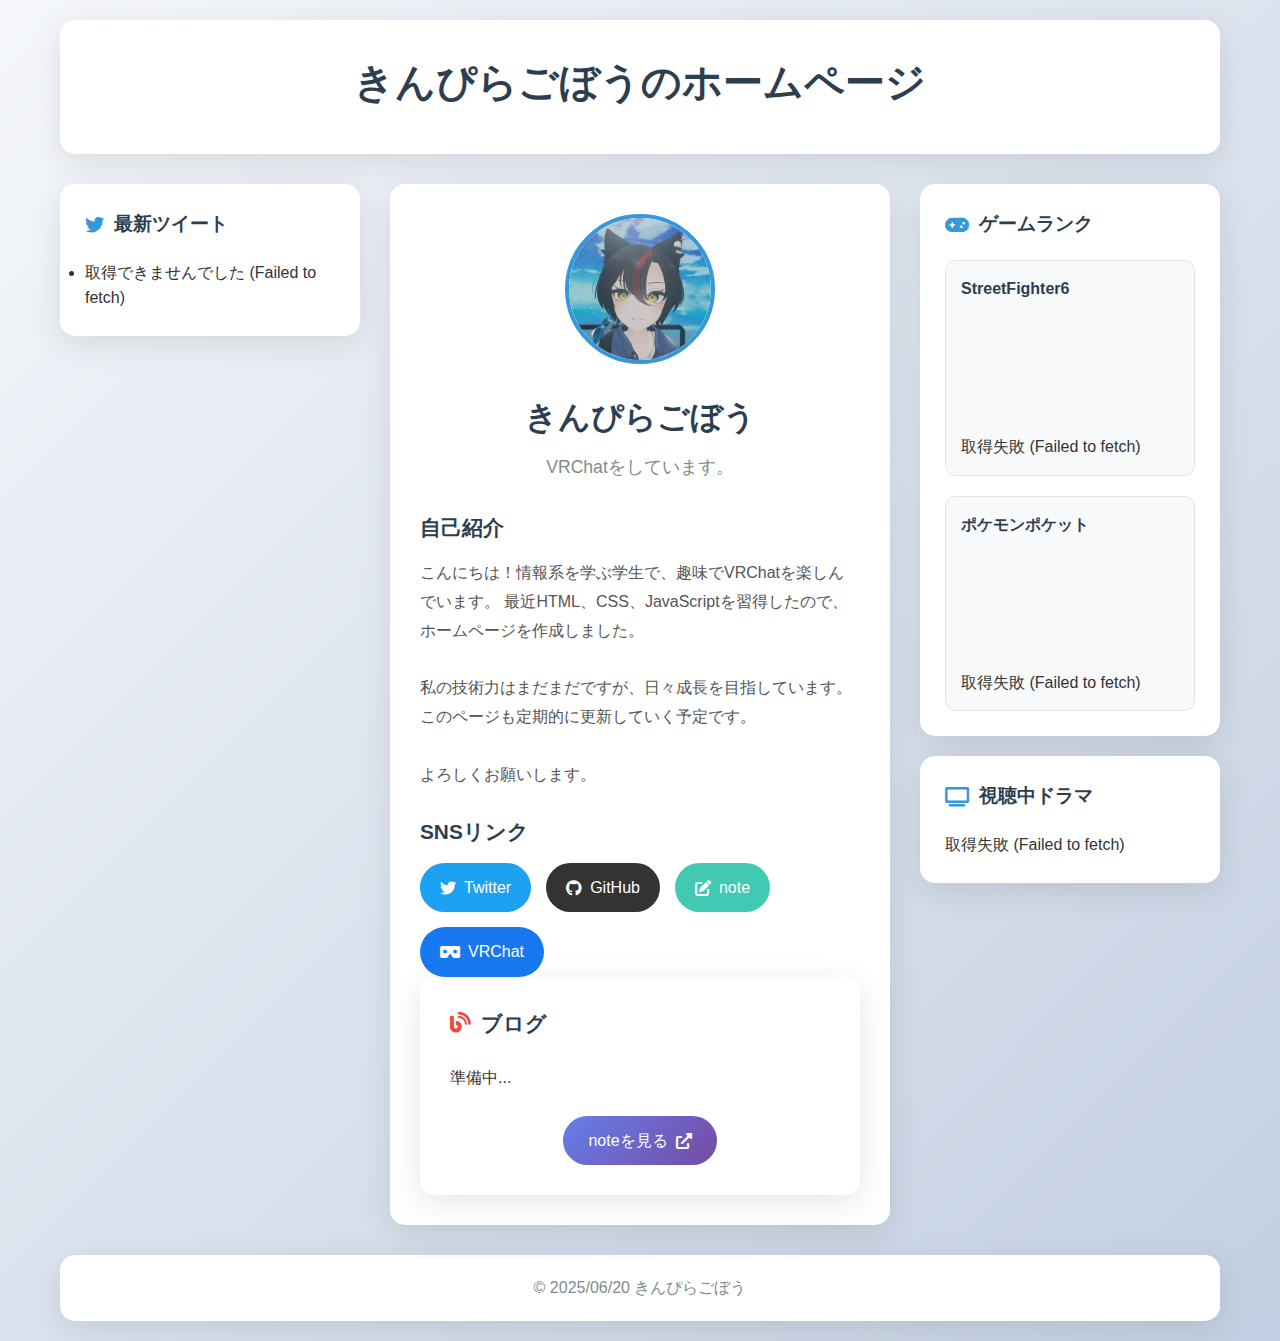
<file: index.html>
<!DOCTYPE html>
<html lang="ja">
<head>
    <meta charset="UTF-8">
    <meta name="viewport" content="width=device-width, initial-scale=1.0">
    <title>きんぴらごぼうのホームページ</title>
    <link rel="stylesheet" href="css/style.css">
    <link href="https://cdnjs.cloudflare.com/ajax/libs/font-awesome/6.0.0/css/all.min.css" rel="stylesheet">
</head>
<body>
    <div class="container">
        <!-- Header -->
        <header class="header">
            <h1>きんぴらごぼうのホームページ</h1>
        </header>

        <!-- Main Content -->
        <main class="main-content">
            <!-- Left Sidebar - Twitter Feed -->
             
            <aside class="left-sidebar">
                
                <div class="widget">
                    <h3><i class="fab fa-twitter"></i> 最新ツイート</h3>
                    <ul id="tweet-list">
                        <li>読み込み中...</li>
                    </ul>
                </div>
            </aside>

            <!-- Center - Profile -->
            <section class="center-content">
                <div class="profile-card">
                    <div class="profile-header">
                        <img src="imags/profilephoto.jpg" alt="プロフィール写真" class="profile-image">
                        <h2>きんぴらごぼう</h2>
                        <p class="profile-subtitle">VRChatをしています。</p>
                    </div>
                    
                    <div class="profile-content">
                        <h3>自己紹介</h3>
                        <p>
                            こんにちは！情報系を学ぶ学生で、趣味でVRChatを楽しんでいます。
                            最近HTML、CSS、JavaScriptを習得したので、ホームページを作成しました。
                            <br><br>
                            私の技術力はまだまだですが、日々成長を目指しています。このページも定期的に更新していく予定です。
                            <br><br>
                            よろしくお願いします。
                        </p>
                        <h3>SNSリンク</h3>
                        <div class="social-links">
                            <a href="#" class="social-link twitter">
                                <i class="fab fa-twitter"></i> Twitter
                            </a>
                            <a href="#" class="social-link github">
                                <i class="fab fa-github"></i> GitHub
                            </a>
                            <a href="#" class="social-link note">
                                <i class="fas fa-edit"></i> note
                            </a>
                            <a href="#" class="social-link vrchat">
                                <i class="fas fa-vr-cardboard"></i> VRChat
                            </a>
                        </div>
                    </div>
                    <!-- Blog Section -->
                    <div class="blog-section">
                        <h3><i class="fas fa-blog"></i> ブログ</h3>
                        <div class="blog-posts">
                            <!-- JSで動的に挿入されます -->
                            <div>準備中...</div>
                        </div>
                        <div class="blog-more">
                            <a href="#" class="btn-more">noteを見る <i class="fas fa-external-link-alt"></i></a>
                        </div>
                    </div>
                </div>

                
            </section>

            <!-- Right Sidebar - Game Stats & Drama Progress -->
            <aside class="right-sidebar">
                <div class="widget">
                    <h3><i class="fas fa-gamepad"></i> ゲームランク</h3>
                    <div class="game-stats">
                        <div class="game-item" id="streetfighter6">
                            <h4>StreetFighter6</h4>
                            <div class="rank-info">
                                <span class="rank"></span>
                                <span class="rr"></span>
                            </div>
                            <canvas id="streetfighter6Chart" width="200" height="100"></canvas>
                        </div>
                        <div class="game-item" id="pokepoke">
                            <h4>ポケモンポケット</h4>
                            <div class="rank-info">
                                <span class="rank"></span>
                                <span class="rr"></span>
                            </div>
                            <canvas id="pokepokeChart" width="200" height="100"></canvas>
                        </div>
                    </div>
                </div>

                <div class="widget">
                    <h3><i class="fas fa-tv"></i> 視聴中ドラマ</h3>
                    <div class="drama-progress">
                        <!-- JSで動的に更新される -->
                        <div class="drama-item">
                            <h4>ドラマタイトル1</h4>
                            <div class="progress-bar">
                                <div class="progress-fill" style="width: 0%;"></div>
                            </div>
                            <span class="progress-text"></span>
                        </div>
                        <div class="drama-item">
                            <h4>ドラマタイトル2</h4>
                            <div class="progress-bar">
                                <div class="progress-fill" style="width: 0%;"></div>
                            </div>
                            <span class="progress-text"></span>
                        </div>
                        <div class="drama-item">
                            <h4>ドラマタイトル3</h4>
                            <div class="progress-bar">
                                <div class="progress-fill" style="width: 0%;"></div>
                            </div>
                            <span class="progress-text"></span>
                        </div>
                    </div>
                </div>
            </aside>
        </main>

        <!-- Footer -->
        <footer class="footer">
            <p>&copy; 2025/06/20 きんぴらごぼう</p>
        </footer>
    </div>
    <!-- Scripts -->
    <script src="js/social-links.js"></script>
    <script src="js/script.js"></script>
</body>
</html>
</file>
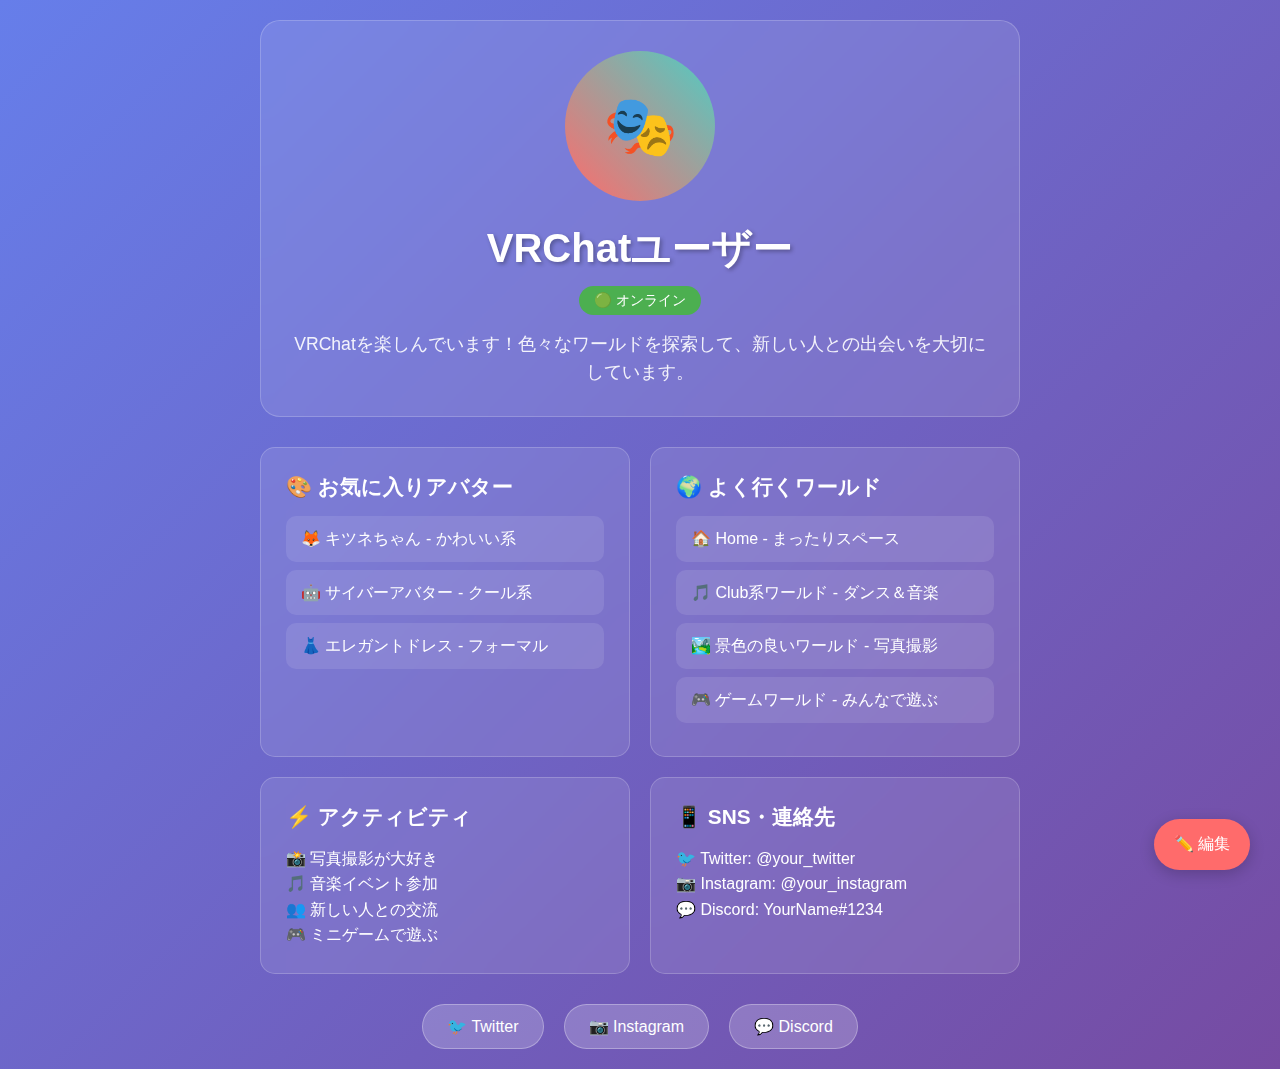
<file: vrchat_profile.html>
<!DOCTYPE html>
<html lang="ja">
<head>
    <meta charset="UTF-8">
    <meta name="viewport" content="width=device-width, initial-scale=1.0">
    <title>VRChat Profile - あなたの名前</title>
    <style>
        * {
            margin: 0;
            padding: 0;
            box-sizing: border-box;
        }

        body {
            font-family: 'Arial', sans-serif;
            background: linear-gradient(135deg, #667eea 0%, #764ba2 100%);
            min-height: 100vh;
            color: white;
        }

        .container {
            max-width: 800px;
            margin: 0 auto;
            padding: 20px;
        }

        .profile-header {
            background: rgba(255, 255, 255, 0.1);
            backdrop-filter: blur(10px);
            border-radius: 20px;
            padding: 30px;
            text-align: center;
            margin-bottom: 30px;
            border: 1px solid rgba(255, 255, 255, 0.2);
        }

        .avatar-container {
            width: 150px;
            height: 150px;
            margin: 0 auto 20px;
            border-radius: 50%;
            background: linear-gradient(45deg, #ff6b6b, #4ecdc4);
            display: flex;
            align-items: center;
            justify-content: center;
            font-size: 60px;
            cursor: pointer;
            transition: transform 0.3s ease;
        }

        .avatar-container:hover {
            transform: scale(1.05);
        }

        .username {
            font-size: 2.5em;
            margin-bottom: 10px;
            text-shadow: 2px 2px 4px rgba(0,0,0,0.3);
        }

        .status {
            display: inline-block;
            padding: 5px 15px;
            background: #4CAF50;
            border-radius: 20px;
            font-size: 0.9em;
            margin-bottom: 15px;
        }

        .bio {
            font-size: 1.1em;
            line-height: 1.6;
            opacity: 0.9;
        }

        .info-grid {
            display: grid;
            grid-template-columns: repeat(auto-fit, minmax(350px, 1fr));
            gap: 20px;
            margin-bottom: 30px;
        }

        .info-card {
            background: rgba(255, 255, 255, 0.1);
            backdrop-filter: blur(10px);
            border-radius: 15px;
            padding: 25px;
            border: 1px solid rgba(255, 255, 255, 0.2);
            transition: transform 0.3s ease;
        }

        .info-card:hover {
            transform: translateY(-5px);
        }

        .card-title {
            font-size: 1.3em;
            margin-bottom: 15px;
            display: flex;
            align-items: center;
            gap: 10px;
        }

        .card-content {
            line-height: 1.6;
        }

        .avatar-list, .world-list {
            list-style: none;
        }

        .avatar-list li, .world-list li {
            background: rgba(255, 255, 255, 0.1);
            margin: 8px 0;
            padding: 10px 15px;
            border-radius: 10px;
            transition: background 0.3s ease;
        }

        .avatar-list li:hover, .world-list li:hover {
            background: rgba(255, 255, 255, 0.2);
        }

        .social-links {
            display: flex;
            justify-content: center;
            gap: 20px;
            margin-top: 30px;
        }

        .social-btn {
            display: inline-block;
            padding: 12px 24px;
            background: rgba(255, 255, 255, 0.2);
            border-radius: 25px;
            text-decoration: none;
            color: white;
            transition: all 0.3s ease;
            border: 1px solid rgba(255, 255, 255, 0.3);
        }

        .social-btn:hover {
            background: rgba(255, 255, 255, 0.3);
            transform: translateY(-2px);
        }

        .edit-btn {
            position: fixed;
            bottom: 30px;
            right: 30px;
            background: #ff6b6b;
            color: white;
            border: none;
            padding: 15px 20px;
            border-radius: 50px;
            cursor: pointer;
            font-size: 16px;
            box-shadow: 0 4px 15px rgba(0,0,0,0.2);
            transition: all 0.3s ease;
        }

        .edit-btn:hover {
            transform: scale(1.05);
            box-shadow: 0 6px 20px rgba(0,0,0,0.3);
        }

        .modal {
            display: none;
            position: fixed;
            top: 0;
            left: 0;
            width: 100%;
            height: 100%;
            background: rgba(0,0,0,0.5);
            z-index: 1000;
        }

        .modal-content {
            position: absolute;
            top: 50%;
            left: 50%;
            transform: translate(-50%, -50%);
            background: white;
            color: #333;
            padding: 30px;
            border-radius: 15px;
            width: 90%;
            max-width: 500px;
            max-height: 80vh;
            overflow-y: auto;
        }

        .form-group {
            margin-bottom: 15px;
        }

        .form-group label {
            display: block;
            margin-bottom: 5px;
            font-weight: bold;
        }

        .form-group input, .form-group textarea {
            width: 100%;
            padding: 10px;
            border: 1px solid #ddd;
            border-radius: 5px;
            font-size: 14px;
        }

        .form-group textarea {
            height: 80px;
            resize: vertical;
        }

        .btn-group {
            display: flex;
            gap: 10px;
            margin-top: 20px;
        }

        .btn {
            flex: 1;
            padding: 12px;
            border: none;
            border-radius: 5px;
            cursor: pointer;
            font-size: 16px;
            transition: background 0.3s ease;
        }

        .btn-primary {
            background: #4CAF50;
            color: white;
        }

        .btn-primary:hover {
            background: #45a049;
        }

        .btn-secondary {
            background: #f44336;
            color: white;
        }

        .btn-secondary:hover {
            background: #da190b;
        }

        @media (max-width: 768px) {
            .info-grid {
                grid-template-columns: 1fr;
            }
            
            .social-links {
                flex-direction: column;
                align-items: center;
            }
        }
    </style>
</head>
<body>
    <div class="container">
        <div class="profile-header">
            <div class="avatar-container" id="avatarContainer">
                🎭
            </div>
            <h1 class="username" id="username">VRChatユーザー</h1>
            <div class="status" id="status">🟢 オンライン</div>
            <p class="bio" id="bio">VRChatを楽しんでいます！色々なワールドを探索して、新しい人との出会いを大切にしています。</p>
        </div>

        <div class="info-grid">
            <div class="info-card">
                <h3 class="card-title">
                    🎨 お気に入りアバター
                </h3>
                <div class="card-content">
                    <ul class="avatar-list" id="avatarList">
                        <li>🦊 キツネちゃん - かわいい系</li>
                        <li>🤖 サイバーアバター - クール系</li>
                        <li>👗 エレガントドレス - フォーマル</li>
                    </ul>
                </div>
            </div>

            <div class="info-card">
                <h3 class="card-title">
                    🌍 よく行くワールド
                </h3>
                <div class="card-content">
                    <ul class="world-list" id="worldList">
                        <li>🏠 Home - まったりスペース</li>
                        <li>🎵 Club系ワールド - ダンス＆音楽</li>
                        <li>🏞️ 景色の良いワールド - 写真撮影</li>
                        <li>🎮 ゲームワールド - みんなで遊ぶ</li>
                    </ul>
                </div>
            </div>

            <div class="info-card">
                <h3 class="card-title">
                    ⚡ アクティビティ
                </h3>
                <div class="card-content" id="activities">
                    <p>📸 写真撮影が大好き</p>
                    <p>🎵 音楽イベント参加</p>
                    <p>👥 新しい人との交流</p>
                    <p>🎮 ミニゲームで遊ぶ</p>
                </div>
            </div>

            <div class="info-card">
                <h3 class="card-title">
                    📱 SNS・連絡先
                </h3>
                <div class="card-content" id="contacts">
                    <p>🐦 Twitter: @your_twitter</p>
                    <p>📷 Instagram: @your_instagram</p>
                    <p>💬 Discord: YourName#1234</p>
                </div>
            </div>
        </div>

        <div class="social-links">
            <a href="#" class="social-btn">🐦 Twitter</a>
            <a href="#" class="social-btn">📷 Instagram</a>
            <a href="#" class="social-btn">💬 Discord</a>
        </div>
    </div>

    <button class="edit-btn" onclick="openEditModal()">✏️ 編集</button>

    <!-- 編集モーダル -->
    <div class="modal" id="editModal">
        <div class="modal-content">
            <h2>プロフィール編集</h2>
            <form id="editForm">
                <div class="form-group">
                    <label>ユーザー名</label>
                    <input type="text" id="editUsername" placeholder="あなたの名前">
                </div>
                <div class="form-group">
                    <label>ステータス</label>
                    <input type="text" id="editStatus" placeholder="🟢 オンライン">
                </div>
                <div class="form-group">
                    <label>自己紹介</label>
                    <textarea id="editBio" placeholder="自己紹介文を入力してください"></textarea>
                </div>
                <div class="form-group">
                    <label>アバター絵文字</label>
                    <input type="text" id="editAvatar" placeholder="🎭" maxlength="2">
                </div>
                <div class="btn-group">
                    <button type="button" class="btn btn-primary" onclick="saveProfile()">保存</button>
                    <button type="button" class="btn btn-secondary" onclick="closeEditModal()">キャンセル</button>
                </div>
            </form>
        </div>
    </div>

    <script>
        // プロフィールデータ
        let profileData = {
            username: 'VRChatユーザー',
            status: '🟢 オンライン',
            bio: 'VRChatを楽しんでいます！色々なワールドを探索して、新しい人との出会いを大切にしています。',
            avatar: '🎭'
        };

        // 編集モーダルを開く
        function openEditModal() {
            document.getElementById('editUsername').value = profileData.username;
            document.getElementById('editStatus').value = profileData.status;
            document.getElementById('editBio').value = profileData.bio;
            document.getElementById('editAvatar').value = profileData.avatar;
            document.getElementById('editModal').style.display = 'block';
        }

        // 編集モーダルを閉じる
        function closeEditModal() {
            document.getElementById('editModal').style.display = 'none';
        }

        // プロフィールを保存
        function saveProfile() {
            profileData.username = document.getElementById('editUsername').value || profileData.username;
            profileData.status = document.getElementById('editStatus').value || profileData.status;
            profileData.bio = document.getElementById('editBio').value || profileData.bio;
            profileData.avatar = document.getElementById('editAvatar').value || profileData.avatar;

            // 画面に反映
            document.getElementById('username').textContent = profileData.username;
            document.getElementById('status').textContent = profileData.status;
            document.getElementById('bio').textContent = profileData.bio;
            document.getElementById('avatarContainer').textContent = profileData.avatar;

            closeEditModal();
            
            // 保存完了の通知
            showNotification('プロフィールを更新しました！');
        }

        // 通知表示
        function showNotification(message) {
            const notification = document.createElement('div');
            notification.style.cssText = `
                position: fixed;
                top: 20px;
                right: 20px;
                background: #4CAF50;
                color: white;
                padding: 15px 20px;
                border-radius: 5px;
                z-index: 2000;
                box-shadow: 0 4px 15px rgba(0,0,0,0.2);
            `;
            notification.textContent = message;
            document.body.appendChild(notification);

            setTimeout(() => {
                notification.remove();
            }, 3000);
        }

        // モーダル外クリックで閉じる
        document.getElementById('editModal').addEventListener('click', function(e) {
            if (e.target === this) {
                closeEditModal();
            }
        });

        // アバタークリックでランダム絵文字
        document.getElementById('avatarContainer').addEventListener('click', function() {
            const emojis = ['🎭', '🦊', '🤖', '👑', '🌟', '🎨', '🎵', '🎮', '🌈', '⭐'];
            const randomEmoji = emojis[Math.floor(Math.random() * emojis.length)];
            this.textContent = randomEmoji;
            profileData.avatar = randomEmoji;
        });
    </script>
</body>
</html>
</file>
<file: css/style.css>
/* CSS */
* {
    margin: 0;
    padding: 0;
    box-sizing: border-box;
}

body {
    font-family: 'Segoe UI', Tahoma, Geneva, Verdana, sans-serif;
    line-height: 1.6;
    color: #333;
    background: linear-gradient(135deg, #f5f7fa 0%, #c3cfe2 100%);
    min-height: 100vh;
}

.container {
    max-width: 1200px;
    margin: 0 auto;
    padding: 20px;
}

.header {
    text-align: center;
    background: white;
    padding: 30px;
    border-radius: 15px;
    box-shadow: 0 8px 32px rgba(0, 0, 0, 0.1);
    margin-bottom: 30px;
}

.header h1 {
    font-size: 2.5rem;
    color: #2c3e50;
    margin-bottom: 10px;
}

.header p {
    color: #7f8c8d;
    font-size: 1.1rem;
}

.main-content {
    display: grid;
    grid-template-columns: 300px 1fr 300px;
    gap: 30px;
    margin-bottom: 30px;
}

/* Left Sidebar */
.left-sidebar {
    display: flex;
    flex-direction: column;
    gap: 20px;
}

.widget {
    background: white;
    border-radius: 15px;
    padding: 25px;
    box-shadow: 0 8px 32px rgba(0, 0, 0, 0.1);
}

.widget h3 {
    color: #2c3e50;
    margin-bottom: 20px;
    font-size: 1.2rem;
    display: flex;
    align-items: center;
    gap: 10px;
}

.widget h3 i {
    color: #3498db;
}

.tweet-container {
    display: flex;
    flex-direction: column;
    gap: 15px;
}

.tweet {
    padding: 15px;
    border: 1px solid #e1e8ed;
    border-radius: 10px;
    background: #f8f9fa;
}

.tweet-header {
    display: flex;
    justify-content: space-between;
    margin-bottom: 10px;
}

.tweet-time {
    color: #657786;
    font-size: 0.9rem;
}

.tweet p {
    font-size: 0.95rem;
    color: #14171a;
}

/* Center Content */
.center-content {
    display: flex;
    flex-direction: column;
    gap: 30px;
}

.profile-card {
    background: white;
    border-radius: 15px;
    padding: 30px;
    box-shadow: 0 8px 32px rgba(0, 0, 0, 0.1);
}

.profile-header {
    text-align: center;
    margin-bottom: 30px;
}

.profile-image {
    width: 150px;
    height: 150px;
    border-radius: 50%;
    margin-bottom: 20px;
    border: 4px solid #3498db;
}

.profile-header h2 {
    font-size: 2rem;
    color: #2c3e50;
    margin-bottom: 10px;
}

.profile-subtitle {
    color: #7f8c8d;
    font-size: 1.1rem;
}

.profile-content h3 {
    color: #2c3e50;
    margin: 25px 0 15px 0;
    font-size: 1.3rem;
}

.profile-content p {
    color: #555;
    margin-bottom: 20px;
    line-height: 1.8;
}

.skills {
    display: flex;
    flex-wrap: wrap;
    gap: 10px;
    margin-bottom: 20px;
}

.skill-tag {
    background: linear-gradient(135deg, #667eea 0%, #764ba2 100%);
    color: white;
    padding: 8px 16px;
    border-radius: 25px;
    font-size: 0.9rem;
    font-weight: 500;
}

.social-links {
    display: flex;
    flex-wrap: wrap;
    gap: 15px;
}

.social-link {
    display: inline-flex;
    align-items: center;
    gap: 8px;
    padding: 12px 20px;
    border-radius: 25px;
    text-decoration: none;
    font-weight: 500;
    transition: transform 0.3s ease, box-shadow 0.3s ease;
}

.social-link:hover {
    transform: translateY(-2px);
    box-shadow: 0 5px 15px rgba(0, 0, 0, 0.2);
}

.social-link.twitter {
    background: #1da1f2;
    color: white;
}

.social-link.github {
    background: #333;
    color: white;
}

.social-link.note {
    background: #41c9b4;
    color: white;
}

.social-link.vrchat {
    background: #1778f2;
    color: white;
}

/* Blog Section */
.blog-section {
    background: white;
    border-radius: 15px;
    padding: 30px;
    box-shadow: 0 8px 32px rgba(0, 0, 0, 0.1);
}

.blog-section h3 {
    color: #2c3e50;
    margin-bottom: 25px;
    font-size: 1.3rem;
    display: flex;
    align-items: center;
    gap: 10px;
}

.blog-section h3 i {
    color: #e74c3c;
}

.blog-posts {
    display: flex;
    flex-direction: column;
    gap: 20px;
    margin-bottom: 25px;
}

.blog-post {
    padding: 20px;
    border: 1px solid #e1e8ed;
    border-radius: 10px;
    background: #f8f9fa;
}

.blog-post h4 a {
    color: #2c3e50;
    text-decoration: none;
    font-size: 1.1rem;
}

.blog-post h4 a:hover {
    color: #3498db;
}

.blog-date {
    color: #7f8c8d;
    font-size: 0.9rem;
    margin: 8px 0;
}

.blog-post p {
    color: #555;
    line-height: 1.6;
}

.blog-more {
    text-align: center;
}

.btn-more {
    display: inline-flex;
    align-items: center;
    gap: 8px;
    padding: 12px 25px;
    background: linear-gradient(135deg, #667eea 0%, #764ba2 100%);
    color: white;
    text-decoration: none;
    border-radius: 25px;
    font-weight: 500;
    transition: transform 0.3s ease;
}

.btn-more:hover {
    transform: translateY(-2px);
}

/* Right Sidebar */
.right-sidebar {
    display: flex;
    flex-direction: column;
    gap: 20px;
}

.game-stats {
    display: flex;
    flex-direction: column;
    gap: 20px;
}

.game-item {
    padding: 15px;
    border: 1px solid #e1e8ed;
    border-radius: 10px;
    background: #f8f9fa;
}

.game-item h4 {
    color: #2c3e50;
    margin-bottom: 10px;
}

.rank-info {
    display: flex;
    justify-content: space-between;
    margin-bottom: 15px;
}

.rank {
    font-weight: bold;
    color: #27ae60;
}

.rr {
    color: #3498db;
    font-weight: 500;
}

.drama-progress {
    display: flex;
    flex-direction: column;
    gap: 20px;
}

.drama-item {
    padding: 15px;
    border: 1px solid #e1e8ed;
    border-radius: 10px;
    background: #f8f9fa;
}

.drama-item h4 {
    color: #2c3e50;
    margin-bottom: 10px;
    font-size: 1rem;
}

.progress-bar {
    background: #e0e0e0;
    border-radius: 10px;
    height: 10px;
    margin-bottom: 8px;
    overflow: hidden;
}

.progress-fill {
    background: linear-gradient(90deg, #667eea 0%, #764ba2 100%);
    height: 100%;
    border-radius: 10px;
    transition: width 0.3s ease;
}

.progress-text {
    font-size: 0.9rem;
    color: #7f8c8d;
}

/* Footer */
.footer {
    background: white;
    text-align: center;
    padding: 20px;
    border-radius: 15px;
    box-shadow: 0 8px 32px rgba(0, 0, 0, 0.1);
    color: #7f8c8d;
}

/* Responsive Design */
@media (max-width: 1024px) {
    .main-content {
        grid-template-columns: 1fr;
        gap: 20px;
    }
    
    .left-sidebar,
    .right-sidebar {
        order: 1;
    }
    
    .center-content {
        order: 0;
    }
}

@media (max-width: 768px) {
    .container {
        padding: 15px;
    }
    
    .header h1 {
        font-size: 2rem;
    }
    
    .social-links {
        justify-content: center;
    }
    
    .skills {
        justify-content: center;
    }
}
</file>
